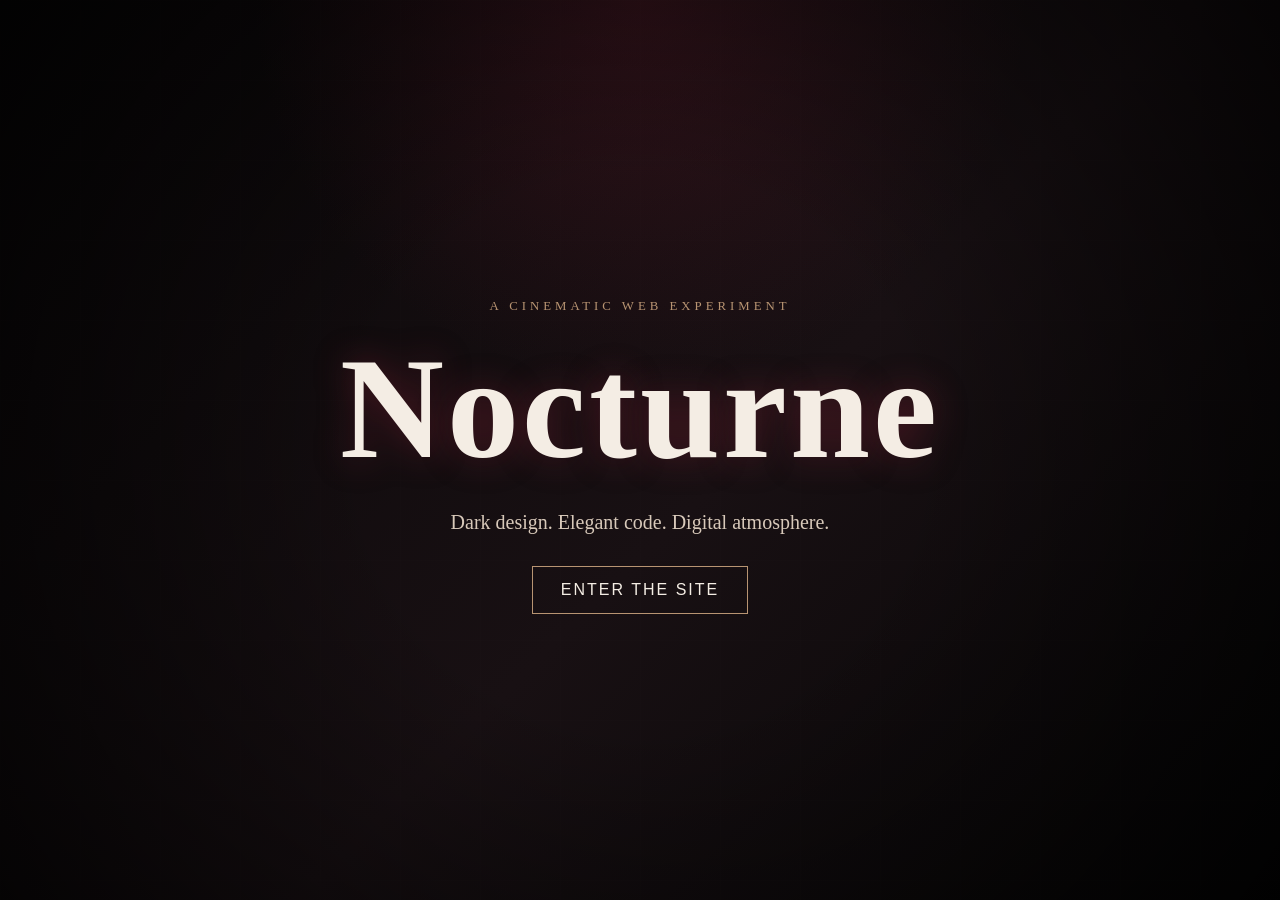
<file: index.html>
<!DOCTYPE html>
<html lang="en">
<head>
  <meta charset="UTF-8" />
  <meta name="viewport" content="width=device-width, initial-scale=1.0" />
  <title>Nocturne</title>
  <link rel="stylesheet" href="style.css" />
</head>

<body>
  <main class="hero">
    <div class="overlay"></div>

    <section class="content">
      <p class="eyebrow">A cinematic web experiment</p>
      <h1>Nocturne</h1>
      <p class="tagline">
        Dark design. Elegant code. Digital atmosphere.
      </p>

      <button id="enterBtn">Enter the Site</button>
    </section>
  </main>

  <script src="script.js"></script>
</body>
</html>
</file>
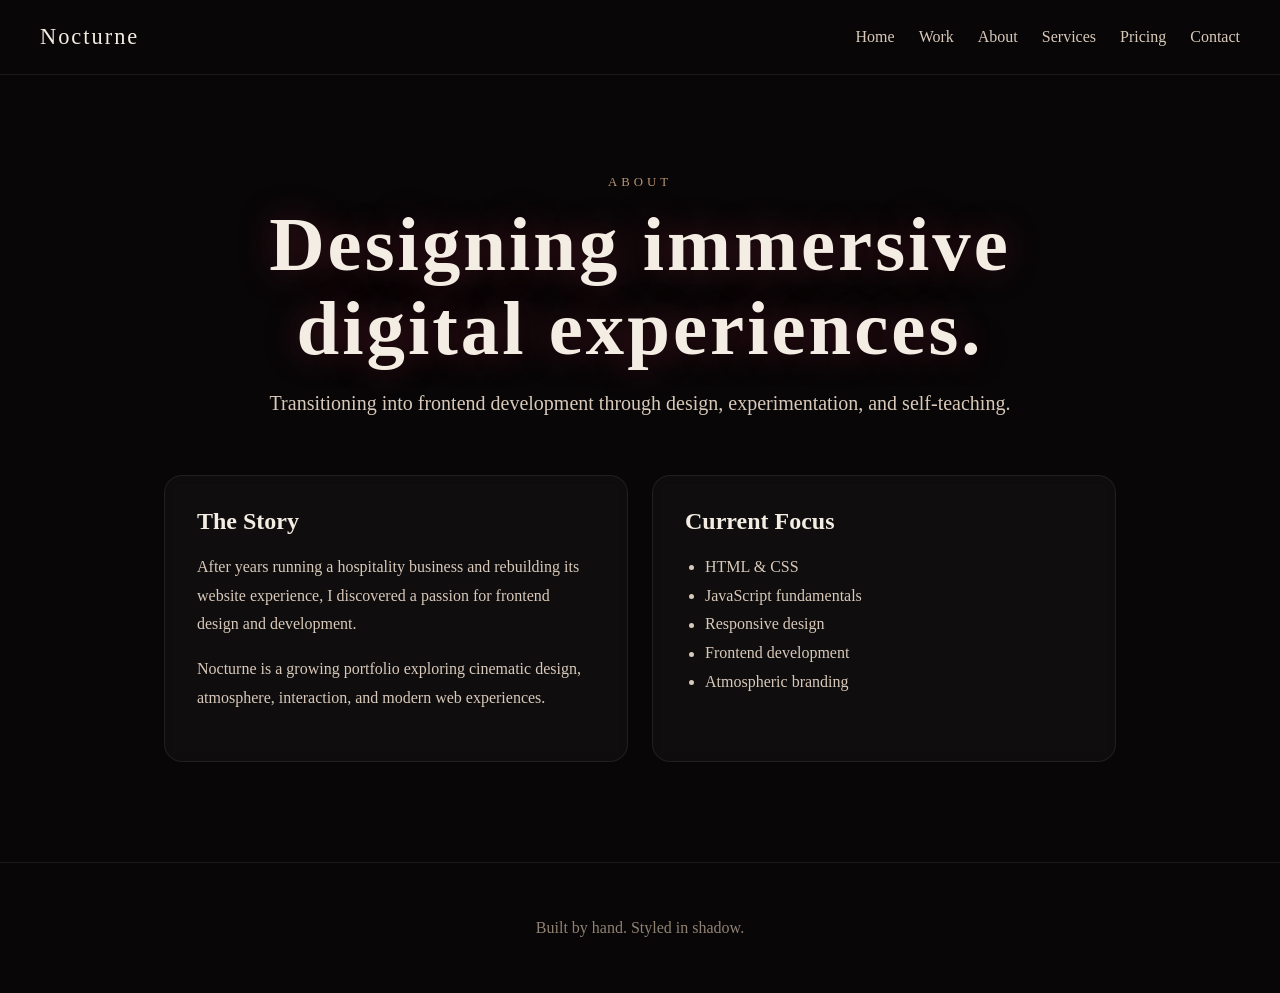
<file: about.html>
<!DOCTYPE html>
<html lang="en">
<head>
  <meta charset="UTF-8" />
  <meta name="viewport" content="width=device-width, initial-scale=1.0" />
  <title>Nocturne | About</title>
  <link rel="stylesheet" href="style.css" />
</head>

<body>
<nav class="site-nav">

  <a href="index.html" class="logo">Nocturne</a>

  <button class="menu-toggle" id="menuToggle">
    ☰
  </button>

  <div class="nav-links" id="navLinks">

    <a href="index.html">Home</a>
    <a href="work.html">Work</a>
    <a href="about.html">About</a>
    <a href="services.html">Services</a>
    <a href="pricing.html">Pricing</a>
    <a href="contact.html">Contact</a>

  </div>

</nav>

<header class="page-header">
  <p class="eyebrow">About</p>

  <h1>Designing immersive digital experiences.</h1>

  <p class="tagline">
    Transitioning into frontend development through design, experimentation, and self-teaching.
  </p>
</header>

<main class="about-content">

  <section class="about-card">

    <h2>The Story</h2>

    <p>
      After years running a hospitality business and rebuilding its website experience, I discovered a passion for frontend design and development.
    </p>

    <p>
      Nocturne is a growing portfolio exploring cinematic design, atmosphere, interaction, and modern web experiences.
    </p>

  </section>

  <section class="about-card">

    <h2>Current Focus</h2>

    <ul>
      <li>HTML & CSS</li>
      <li>JavaScript fundamentals</li>
      <li>Responsive design</li>
      <li>Frontend development</li>
      <li>Atmospheric branding</li>
    </ul>

  </section>

</main>

<footer class="site-footer">
  <p>Built by hand. Styled in shadow.</p>
</footer>

<script src="script.js"></script>
</body>
</html>
</file>
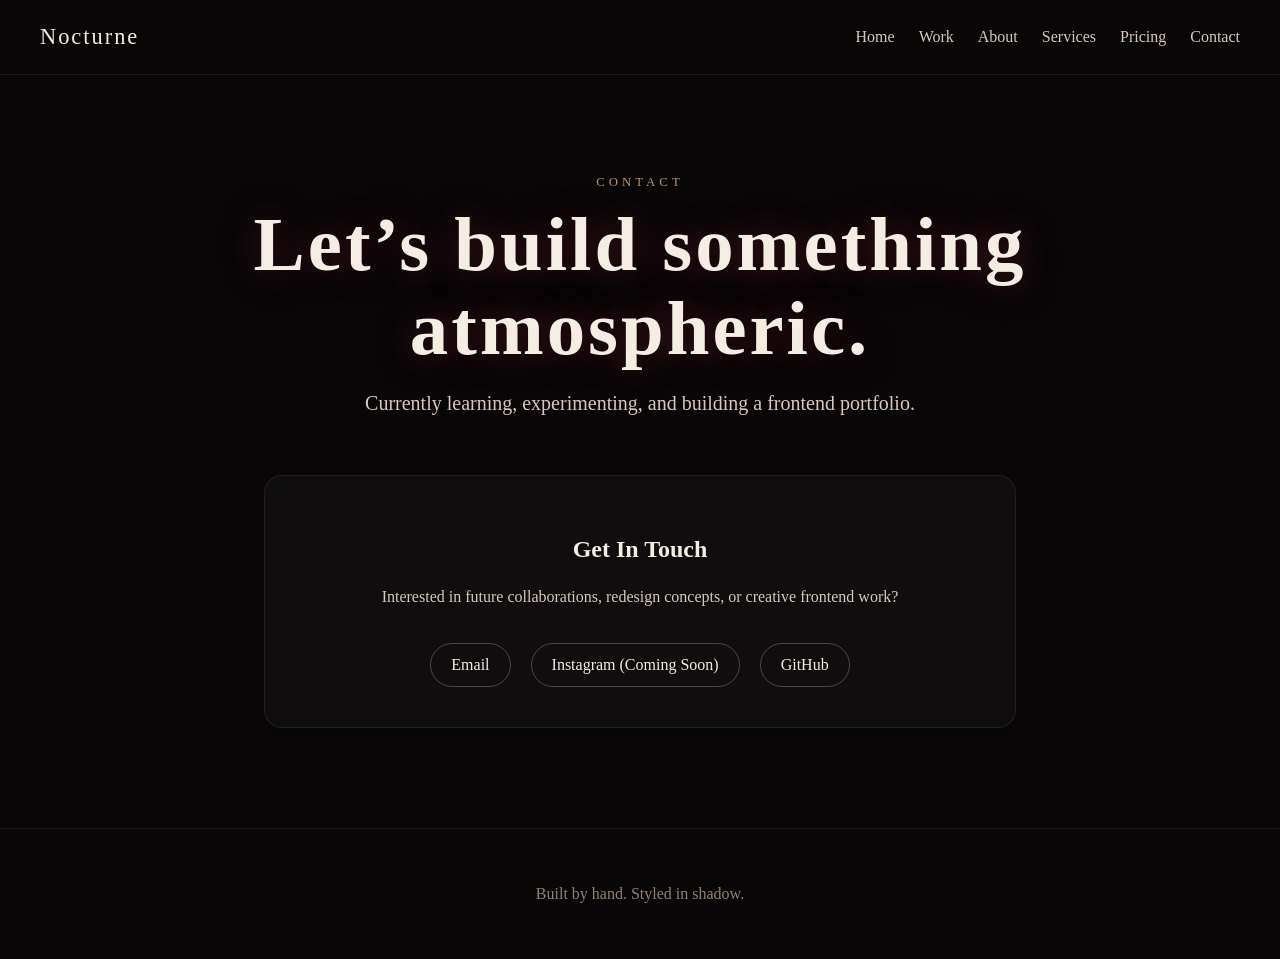
<file: contact.html>
<!DOCTYPE html>
<html lang="en">
<head>
  <meta charset="UTF-8" />
  <meta name="viewport" content="width=device-width, initial-scale=1.0" />
  <title>Nocturne | Contact</title>
  <link rel="stylesheet" href="style.css" />
</head>

<body>
<nav class="site-nav">

  <a href="index.html" class="logo">Nocturne</a>

  <button class="menu-toggle" id="menuToggle">
    ☰
  </button>

  <div class="nav-links" id="navLinks">

    <a href="index.html">Home</a>
    <a href="work.html">Work</a>
    <a href="about.html">About</a>
    <a href="services.html">Services</a>
    <a href="pricing.html">Pricing</a>
    <a href="contact.html">Contact</a>

  </div>

</nav>

<header class="page-header">
  <p class="eyebrow">Contact</p>

  <h1>Let’s build something atmospheric.</h1>

  <p class="tagline">
    Currently learning, experimenting, and building a frontend portfolio.
  </p>
</header>

<main class="contact-container">

  <section class="contact-card">

    <h2>Get In Touch</h2>

    <p>
      Interested in future collaborations, redesign concepts, or creative frontend work?
    </p>

    <div class="contact-links">

      <a href="mailto:cfpope2016@gmail.com">
        Email
      </a>

      <a href="#">
        Instagram (Coming Soon)
      </a>

      <a href="https://github.com/nocturne26" target="_blank">
        GitHub
      </a>

    </div>

  </section>

</main>

<footer class="site-footer">
  <p>Built by hand. Styled in shadow.</p>
</footer>

<script src="script.js"></script>
</body>
</html>
</file>
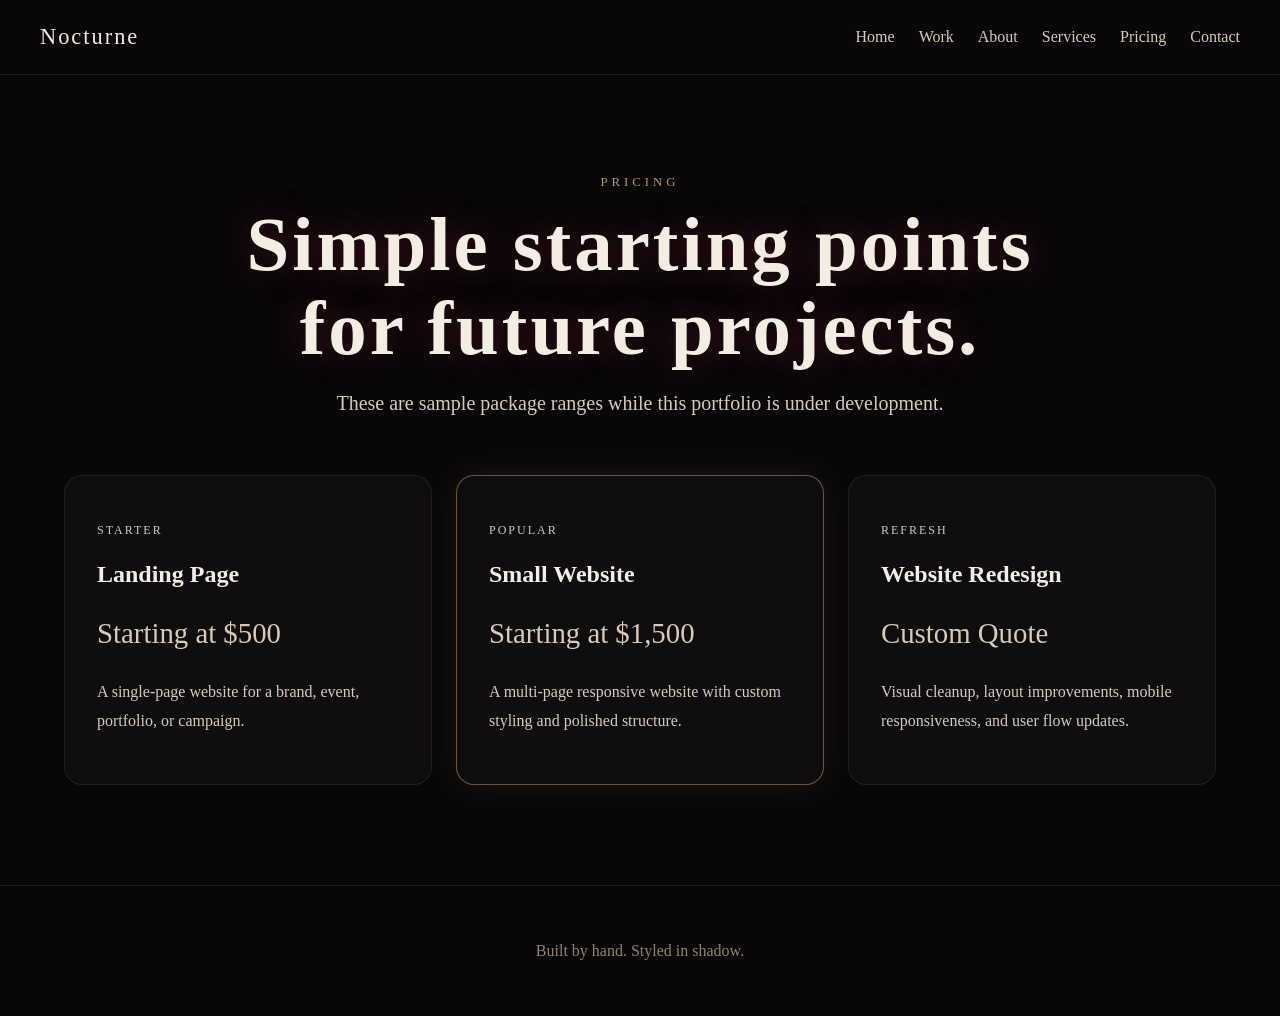
<file: pricing.html>
<!DOCTYPE html>
<html lang="en">
<head>
  <meta charset="UTF-8" />
  <meta name="viewport" content="width=device-width, initial-scale=1.0" />
  <title>Nocturne | Pricing</title>
  <link rel="stylesheet" href="style.css" />
</head>

<body>
<nav class="site-nav">

  <a href="index.html" class="logo">Nocturne</a>

  <button class="menu-toggle" id="menuToggle">
    ☰
  </button>

  <div class="nav-links" id="navLinks">

    <a href="index.html">Home</a>
    <a href="work.html">Work</a>
    <a href="about.html">About</a>
    <a href="services.html">Services</a>
    <a href="pricing.html">Pricing</a>
    <a href="contact.html">Contact</a>

  </div>

</nav>

<header class="page-header">
  <p class="eyebrow">Pricing</p>

  <h1>Simple starting points for future projects.</h1>

  <p class="tagline">
    These are sample package ranges while this portfolio is under development.
  </p>
</header>

<main class="pricing-grid">

  <article class="pricing-card">
    <p class="project-label">Starter</p>
    <h2>Landing Page</h2>
    <p class="price">Starting at $500</p>
    <p>
      A single-page website for a brand, event, portfolio, or campaign.
    </p>
  </article>

  <article class="pricing-card featured">
    <p class="project-label">Popular</p>
    <h2>Small Website</h2>
    <p class="price">Starting at $1,500</p>
    <p>
      A multi-page responsive website with custom styling and polished structure.
    </p>
  </article>

  <article class="pricing-card">
    <p class="project-label">Refresh</p>
    <h2>Website Redesign</h2>
    <p class="price">Custom Quote</p>
    <p>
      Visual cleanup, layout improvements, mobile responsiveness, and user flow updates.
    </p>
  </article>

</main>

<footer class="site-footer">
  <p>Built by hand. Styled in shadow.</p>
</footer>

<script src="script.js"></script>
</body>
</html>
</file>
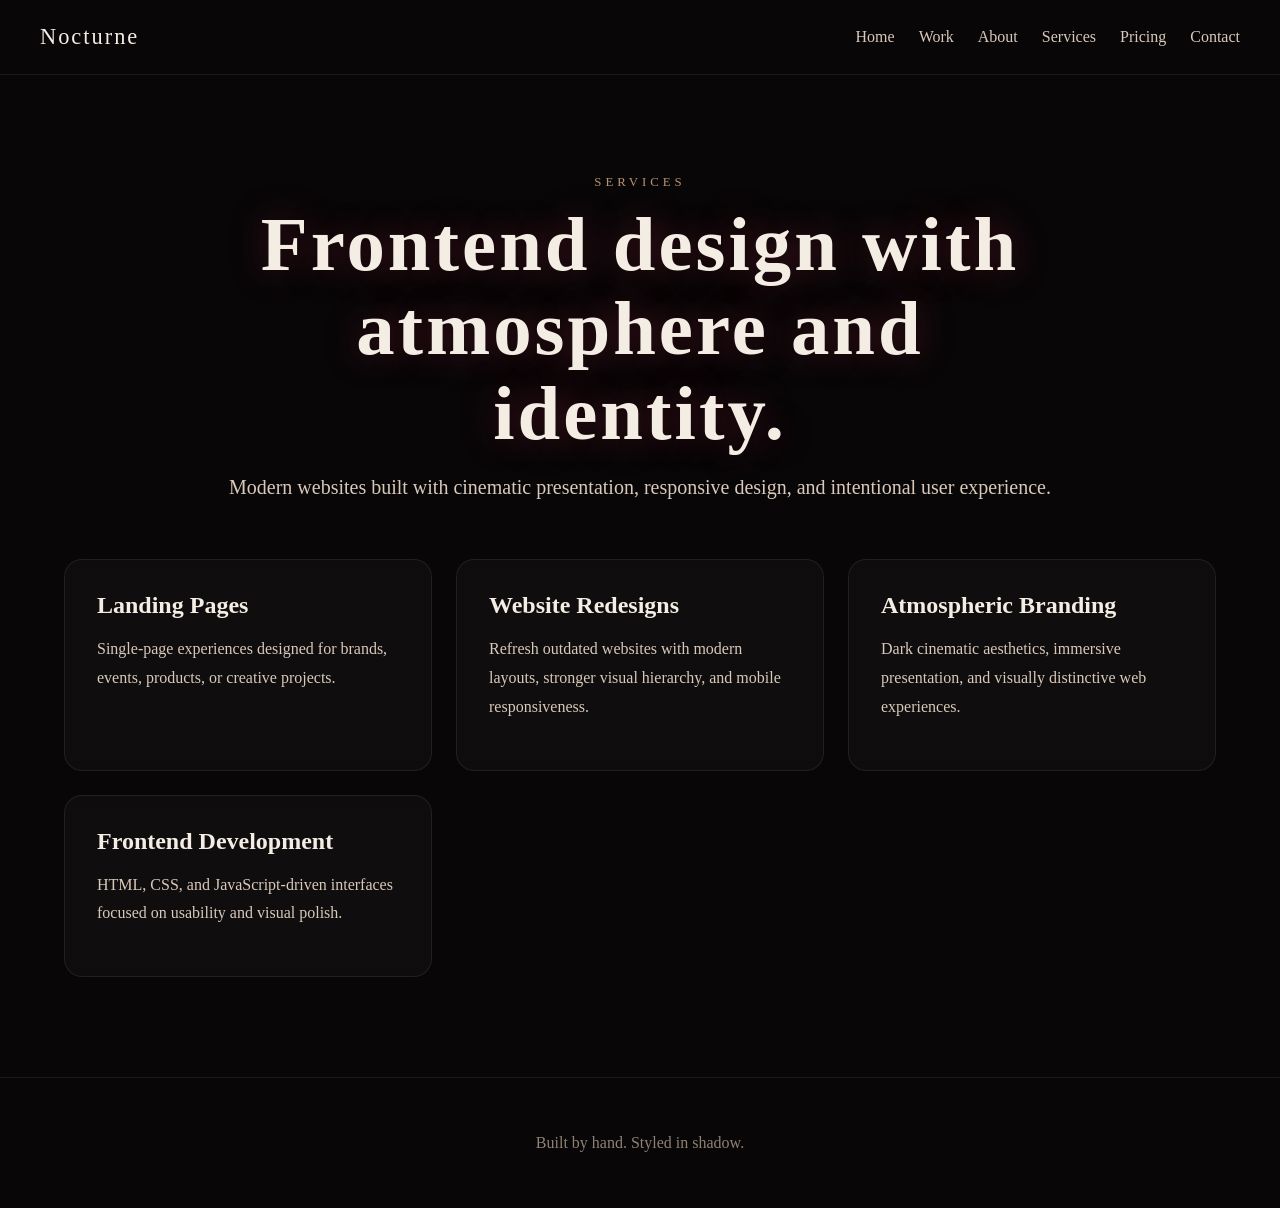
<file: services.html>
<!DOCTYPE html>
<html lang="en">
<head>
  <meta charset="UTF-8" />
  <meta name="viewport" content="width=device-width, initial-scale=1.0" />
  <title>Nocturne | Services</title>
  <link rel="stylesheet" href="style.css" />
</head>

<body>
<nav class="site-nav">

  <a href="index.html" class="logo">Nocturne</a>

  <button class="menu-toggle" id="menuToggle">
    ☰
  </button>

  <div class="nav-links" id="navLinks">

    <a href="index.html">Home</a>
    <a href="work.html">Work</a>
    <a href="about.html">About</a>
    <a href="services.html">Services</a>
    <a href="pricing.html">Pricing</a>
    <a href="contact.html">Contact</a>

  </div>

</nav>

<header class="page-header">
  <p class="eyebrow">Services</p>

  <h1>Frontend design with atmosphere and identity.</h1>

  <p class="tagline">
    Modern websites built with cinematic presentation, responsive design, and intentional user experience.
  </p>
</header>

<main class="services-grid">

  <article class="service-card">
    <h2>Landing Pages</h2>

    <p>
      Single-page experiences designed for brands, events, products, or creative projects.
    </p>
  </article>

  <article class="service-card">
    <h2>Website Redesigns</h2>

    <p>
      Refresh outdated websites with modern layouts, stronger visual hierarchy, and mobile responsiveness.
    </p>
  </article>

  <article class="service-card">
    <h2>Atmospheric Branding</h2>

    <p>
      Dark cinematic aesthetics, immersive presentation, and visually distinctive web experiences.
    </p>
  </article>

  <article class="service-card">
    <h2>Frontend Development</h2>

    <p>
      HTML, CSS, and JavaScript-driven interfaces focused on usability and visual polish.
    </p>
  </article>

</main>

<footer class="site-footer">
  <p>Built by hand. Styled in shadow.</p>
</footer>

<script src="script.js"></script>
</body>
</html>
</file>
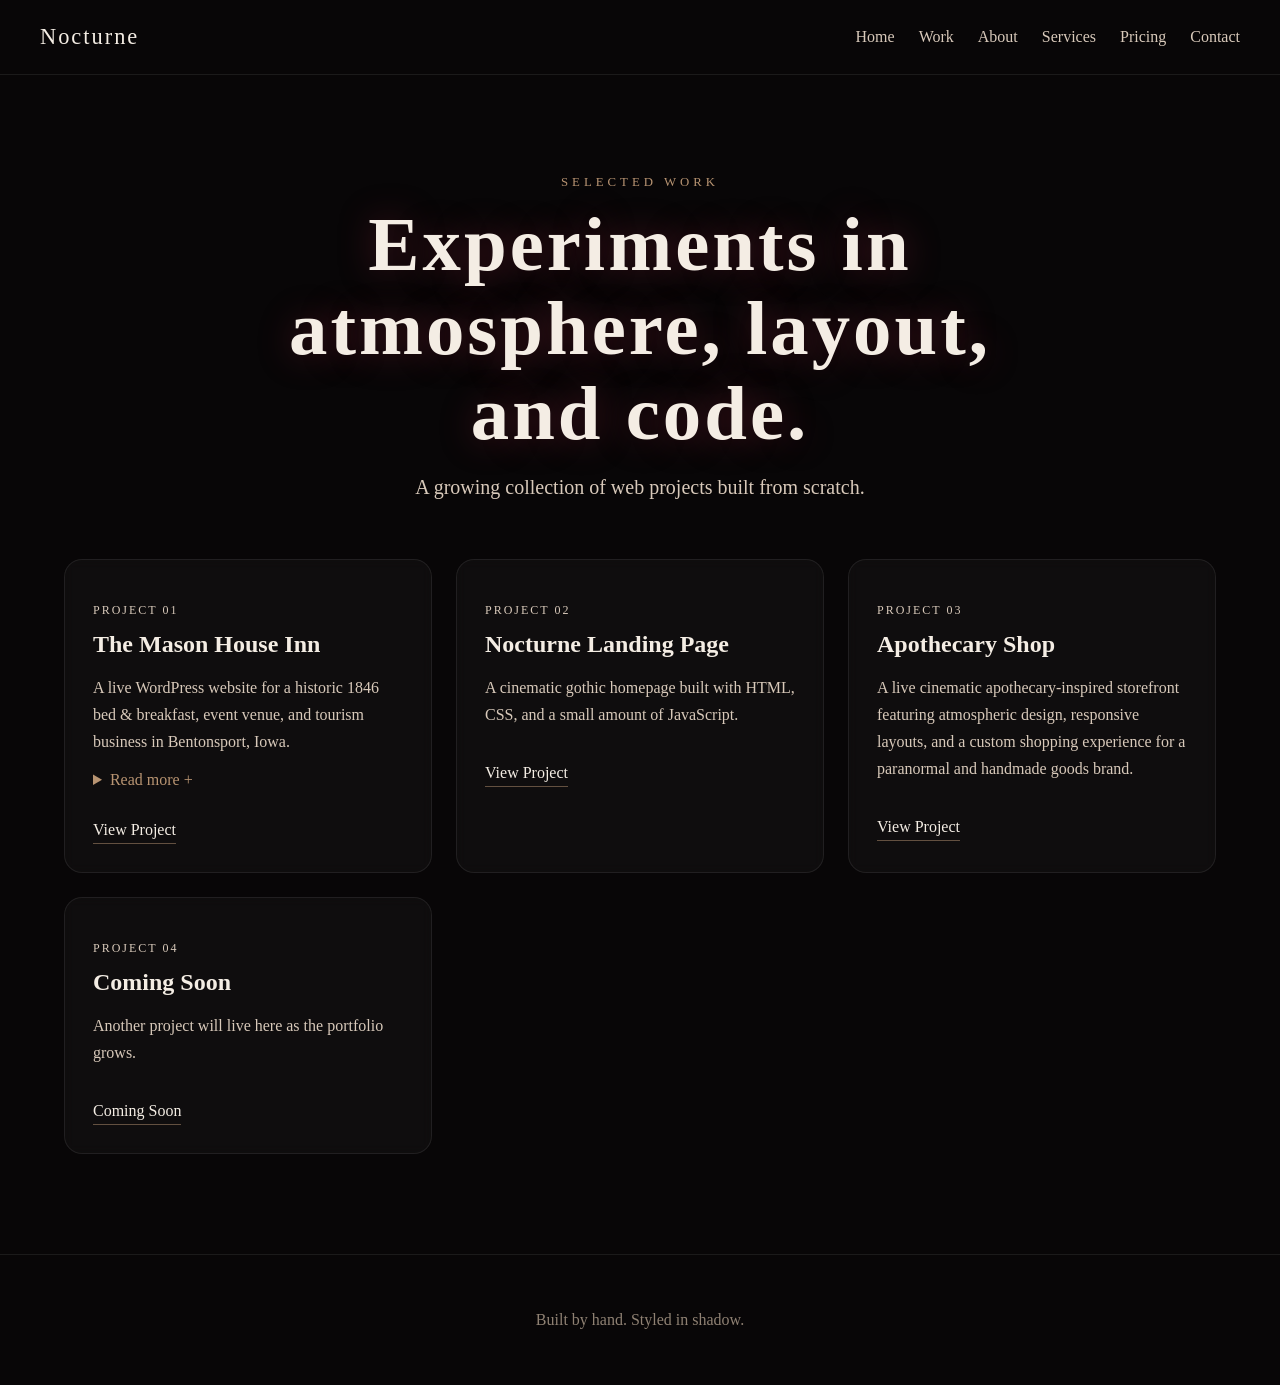
<file: work.html>
<!DOCTYPE html> 
<html lang="en"> <head> 
  
  <meta charset="UTF-8" /> 
  <meta name="viewport" content="width=device-width, initial-scale=1.0" /> 
  <title>Nocturne | Work</title> 
  <link rel="stylesheet" href="style.css" />

</head>

<body>

<nav class="site-nav">
  <a href="index.html" class="logo">Nocturne</a>

  <button class="menu-toggle" id="menuToggle">☰</button>

  <div class="nav-links" id="navLinks">
    <a href="index.html">Home</a>
    <a href="work.html">Work</a>
    <a href="about.html">About</a>
    <a href="services.html">Services</a>
    <a href="pricing.html">Pricing</a>
    <a href="contact.html">Contact</a>
  </div>
</nav>

<header class="page-header">
  <p class="eyebrow">Selected Work</p>
  <h1>Experiments in atmosphere, layout, and code.</h1>
  <p class="tagline">
    A growing collection of web projects built from scratch.
  </p>
</header>

<main class="work-grid">

  <article class="project-card">
  <p class="project-label">Project 01</p>

  <h2>The Mason House Inn</h2>

  <p>
    A live WordPress website for a historic 1846 bed & breakfast, event venue,
    and tourism business in Bentonsport, Iowa.
  </p>

  <details class="project-more">
    <summary>Read more +</summary>

    <p>
      Includes booking system management, WooCommerce event pages, custom CSS,
      responsive design updates, SEO-focused copy, preservation fundraising pages,
      and ongoing troubleshooting for an active hospitality business.
    </p>
  </details>

  <a href="https://themasonhouseinn.com" target="_blank">
    View Project
  </a>
</article>

  <article class="project-card">
    <p class="project-label">Project 02</p>
    <h2>Nocturne Landing Page</h2>
    <p>
      A cinematic gothic homepage built with HTML, CSS, and a small amount of JavaScript.
    </p>
    <a href="index.html">View Project</a>
  </article>

  <article class="project-card">
    <p class="project-label">Project 03</p>
    <h2>Apothecary Shop</h2>
    <p>
      A live cinematic apothecary-inspired storefront featuring atmospheric design, 
      responsive layouts, and a custom shopping experience for a paranormal and 
      handmade goods brand.
    </p>
    <a href="https://nocturne26.github.io/ad-apothecary" target="_blank">View Project</a>
  </article>

  <article class="project-card">
    <p class="project-label">Project 04</p>
    <h2>Coming Soon</h2>
    <p>
      Another project will live here as the portfolio grows.
    </p>
    <a href="#">Coming Soon</a>
  </article>

</main>

<footer class="site-footer">
  <p>Built by hand. Styled in shadow.</p>
</footer>

<script src="script.js"></script>
</body>
</html>
</file>
<file: style.css>
* {
  box-sizing: border-box;
}

body {
  margin: 0;
  font-family: Georgia, "Times New Roman", serif;
  background: #080607;
  color: #f4ede4;
}

.hero {
  min-height: 100vh;
  display: grid;
  place-items: center;
  position: relative;
  overflow: hidden;
  background:
    radial-gradient(circle at top, rgba(120, 30, 50, 0.28), transparent 35%),
    linear-gradient(135deg, #080607, #181013 55%, #050505);
}

.hero::before {
  content: "";
  position: absolute;
  inset: 0;
  background-image:
    linear-gradient(rgba(255,255,255,0.03) 1px, transparent 1px),
    linear-gradient(90deg, rgba(255,255,255,0.03) 1px, transparent 1px);
  background-size: 80px 80px;
  opacity: 0.18;
}

.overlay {
  position: absolute;
  inset: 0;
  background: radial-gradient(circle, transparent 35%, rgba(0,0,0,0.75));
}

.content {
  position: relative;
  z-index: 2;
  text-align: center;
  padding: 2rem;
  max-width: 800px;
}

.eyebrow {
  text-transform: uppercase;
  letter-spacing: 4px;
  font-size: 0.8rem;
  color: #b89472;
}

h1 {
  font-size: clamp(4rem, 12vw, 9rem);
  margin: 0;
  letter-spacing: 3px;
  text-shadow: 0 0 35px rgba(140, 35, 55, 0.45);
}

.tagline {
  font-size: 1.25rem;
  color: #d8c9ba;
  margin-bottom: 2rem;
}

button {
  background: transparent;
  color: #f4ede4;
  border: 1px solid #b89472;
  padding: 14px 28px;
  font-size: 1rem;
  letter-spacing: 2px;
  text-transform: uppercase;
  cursor: pointer;
  transition: 0.3s ease;
}

button:hover {
  background: #b89472;
  color: #080607;
  box-shadow: 0 0 30px rgba(184, 148, 114, 0.35);
}

/* ---------------- WORK PAGE ---------------- */

.site-nav {
  position: relative;
  z-index: 10;

  display: flex;
  justify-content: space-between;
  align-items: center;

  padding: 24px 40px;

  border-bottom: 1px solid rgba(255,255,255,0.08);
}

.logo {
  text-decoration: none;
  color: #f4ede4;

  font-size: 1.4rem;
  letter-spacing: 2px;
}

.nav-links {
  display: flex;
  gap: 24px;
}

.nav-links a {
  text-decoration: none;
  color: #d8c9ba;

  transition: 0.3s ease;
}

.nav-links a:hover {
  color: #b89472;
}

.page-header {
  max-width: 900px;

  margin: 100px auto 60px auto;

  padding: 0 24px;

  text-align: center;
}

.page-header h1 {
  font-size: clamp(2.5rem, 6vw, 5rem);

  line-height: 1.1;

  margin-bottom: 20px;
}

.work-grid {
  max-width: 1200px;

  margin: 0 auto;

  padding: 0 24px 100px;

  display: grid;

  grid-template-columns: repeat(auto-fit, minmax(280px, 1fr));

  gap: 24px;
}

.project-card {
  background: rgba(255,255,255,0.03);

  border: 1px solid rgba(255,255,255,0.08);

  padding: 28px;

  border-radius: 18px;

  backdrop-filter: blur(6px);

  transition: transform 0.3s ease,
              border-color 0.3s ease,
              box-shadow 0.3s ease;
}

.project-card:hover {
  transform: translateY(-6px);

  border-color: rgba(184,148,114,0.45);

  box-shadow: 0 10px 30px rgba(0,0,0,0.35);
}

.project-label {
  text-transform: uppercase;

  letter-spacing: 2px;

  font-size: 0.75rem;

  color: #b89472;

  margin-bottom: 10px;
}

.project-card h2 {
  margin-top: 0;

  margin-bottom: 14px;
}

.project-card p {
  color: #d8c9ba;

  line-height: 1.7;
}

.project-card a {
  display: inline-block;

  margin-top: 20px;

  color: #f4ede4;

  text-decoration: none;

  border-bottom: 1px solid rgba(184,148,114,0.5);

  padding-bottom: 4px;

  transition: 0.3s ease;
}

.project-card a:hover {
  color: #b89472;
}

.site-footer {
  text-align: center;

  padding: 40px 20px;

  border-top: 1px solid rgba(255,255,255,0.08);

  color: #8f8173;
}

/* ---------------- ABOUT PAGE ---------------- */

.about-content {
  max-width: 1000px;

  margin: 0 auto;

  padding: 0 24px 100px;

  display: grid;

  grid-template-columns: repeat(auto-fit, minmax(320px, 1fr));

  gap: 24px;
}

.about-card {
  background: rgba(255,255,255,0.03);

  border: 1px solid rgba(255,255,255,0.08);

  border-radius: 18px;

  padding: 32px;

  backdrop-filter: blur(6px);
}

.about-card h2 {
  margin-top: 0;

  margin-bottom: 18px;
}

.about-card p,
.about-card li {
  color: #d8c9ba;

  line-height: 1.8;
}

.about-card ul {
  padding-left: 20px;
}

/* ---------------- SERVICES PAGE ---------------- */

.services-grid {
  max-width: 1200px;

  margin: 0 auto;

  padding: 0 24px 100px;

  display: grid;

  grid-template-columns: repeat(auto-fit, minmax(280px, 1fr));

  gap: 24px;
}

.service-card {
  background: rgba(255,255,255,0.03);

  border: 1px solid rgba(255,255,255,0.08);

  border-radius: 18px;

  padding: 32px;

  backdrop-filter: blur(6px);

  transition: transform 0.3s ease,
              border-color 0.3s ease;
}

.service-card:hover {
  transform: translateY(-6px);

  border-color: rgba(184,148,114,0.45);
}

.service-card h2 {
  margin-top: 0;

  margin-bottom: 16px;
}

.service-card p {
  color: #d8c9ba;

  line-height: 1.8;
}

/* ---------------- PRICING PAGE ---------------- */

.pricing-grid {
  max-width: 1200px;
  margin: 0 auto;
  padding: 0 24px 100px;
  display: grid;
  grid-template-columns: repeat(auto-fit, minmax(280px, 1fr));
  gap: 24px;
}

.pricing-card {
  background: rgba(255,255,255,0.03);
  border: 1px solid rgba(255,255,255,0.08);
  border-radius: 18px;
  padding: 32px;
  backdrop-filter: blur(6px);
}

.pricing-card.featured {
  border-color: rgba(184,148,114,0.55);
  box-shadow: 0 0 35px rgba(184,148,114,0.12);
}

.price {
  font-size: 1.8rem;
  color: #b89472;
  margin: 18px 0;
}

.pricing-card p {
  color: #d8c9ba;
  line-height: 1.8;
}

/* ---------------- CONTACT PAGE ---------------- */

.contact-container {
  max-width: 800px;

  margin: 0 auto;

  padding: 0 24px 100px;
}

.contact-card {
  background: rgba(255,255,255,0.03);

  border: 1px solid rgba(255,255,255,0.08);

  border-radius: 18px;

  padding: 40px;

  text-align: center;

  backdrop-filter: blur(6px);
}

.contact-card p {
  color: #d8c9ba;

  line-height: 1.8;
}

.contact-links {
  margin-top: 32px;

  display: flex;

  justify-content: center;

  gap: 20px;

  flex-wrap: wrap;
}

.contact-links a {
  text-decoration: none;

  color: #f4ede4;

  border: 1px solid rgba(184,148,114,0.4);

  padding: 12px 20px;

  border-radius: 999px;

  transition: 0.3s ease;
}

.contact-links a:hover {
  background: rgba(184,148,114,0.15);

  border-color: rgba(184,148,114,0.8);

  color: #b89472;
}

/* ---------------- MOBILE MENU ---------------- */

.menu-toggle {
  display: none;
  background: transparent;
  border: 1px solid rgba(184,148,114,0.4);
  color: #f4ede4;
  padding: 10px 14px;
  border-radius: 10px;
  font-size: 1.2rem;
  cursor: pointer;
}

@media(max-width: 768px) {

  .site-nav {
    align-items: flex-start;
    flex-wrap: wrap;
  }

  .menu-toggle {
    display: block;
    margin-left: auto;
  }

  .nav-links {
    display: none;
    width: 100%;
    flex-direction: column;
    gap: 14px;
    padding-top: 20px;
  }

  .nav-links.open {
    display: flex;
  }
}

.project-more {
  margin-top: 16px;
  color: #d8c9ba;
}

.project-more summary {
  cursor: pointer;
  color: #b89472;
  margin-bottom: 12px;
}

.project-more p {
  margin-top: 12px;
}
</file>
